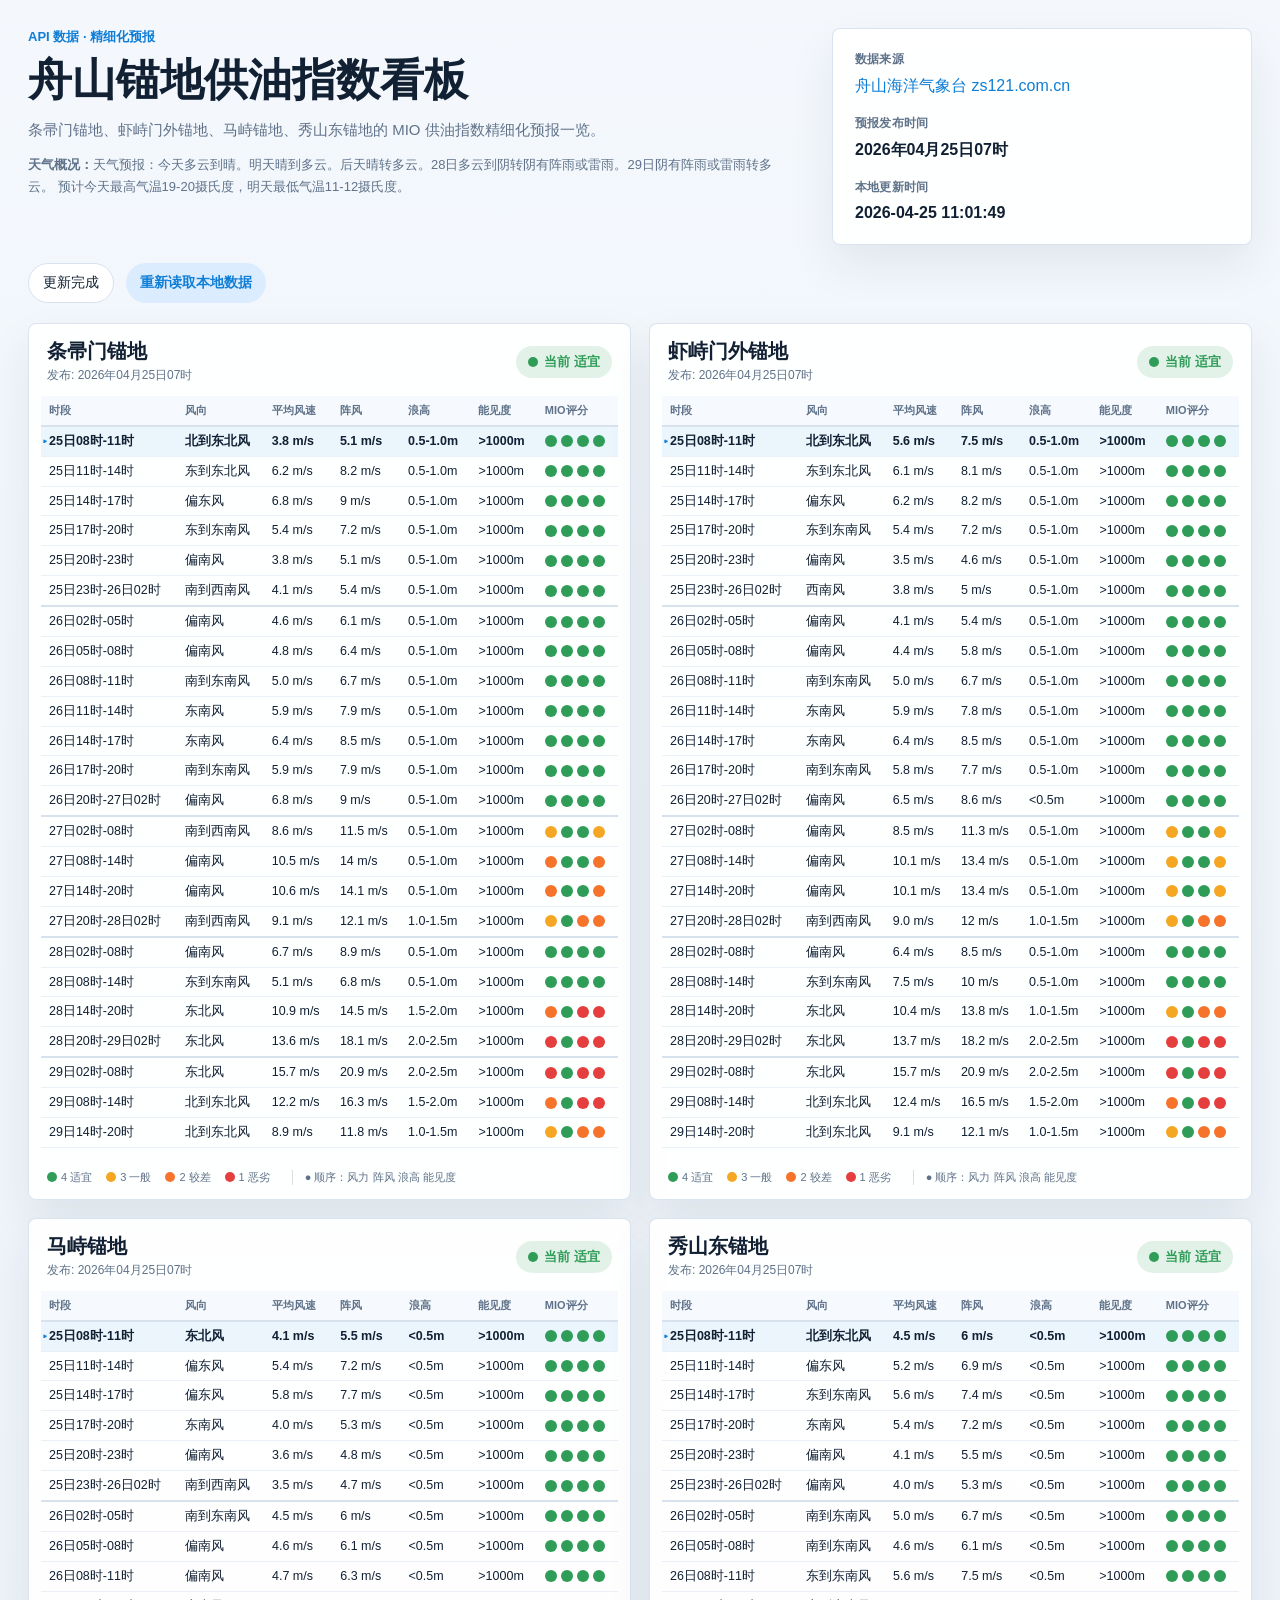
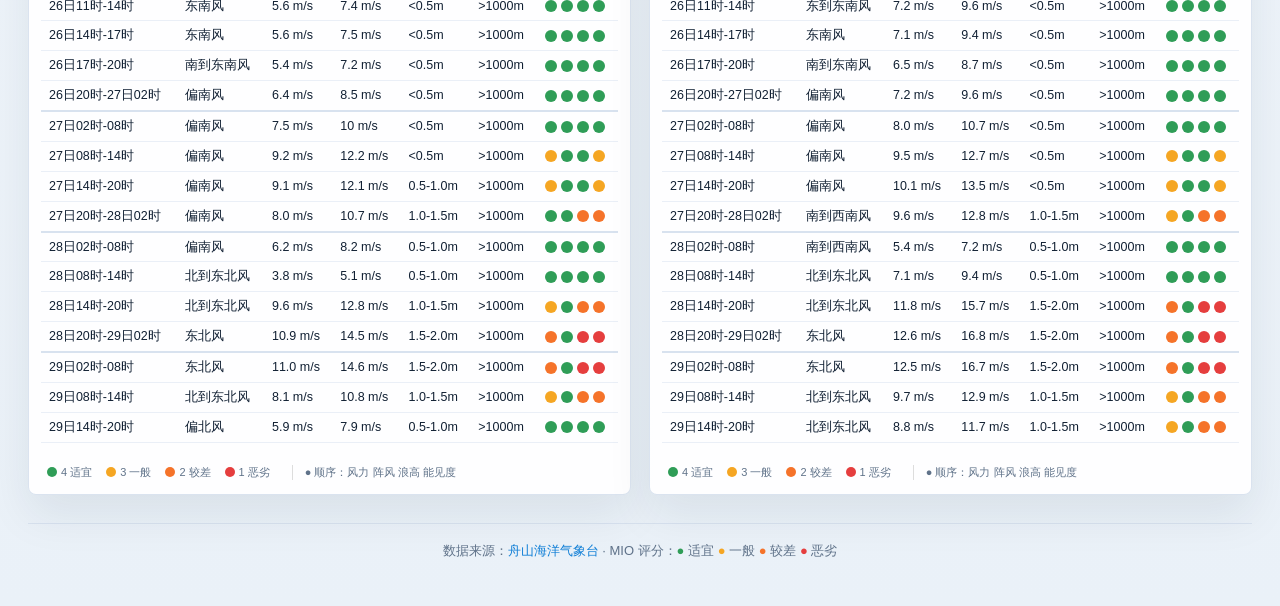
<file: index.html>
<!DOCTYPE html>
<html lang="zh-CN">
<head>
  <meta charset="UTF-8">
  <meta name="viewport" content="width=device-width, initial-scale=1.0">
  <title>舟山锚地供油指数看板</title>
  <link rel="stylesheet" href="styles.css">
</head>
<body>
  <main class="dashboard">
    <section class="hero">
      <div>
        <p class="eyebrow">API 数据 · 精细化预报</p>
        <h1>舟山锚地供油指数看板</h1>
        <p class="subtitle">
          条帚门锚地、虾峙门外锚地、马峙锚地、秀山东锚地的 MIO 供油指数精细化预报一览。
        </p>
        <div class="weather-text" id="weather-text"></div>
      </div>
      <div class="meta-card">
        <div>
          <span class="meta-label">数据来源</span>
          <a class="meta-link" href="https://www.zs121.com.cn/Portarea/Portarea" target="_blank" rel="noreferrer">
            舟山海洋气象台 zs121.com.cn
          </a>
        </div>
        <div>
          <span class="meta-label">预报发布时间</span>
          <strong id="publish-time">等待数据</strong>
        </div>
        <div>
          <span class="meta-label">本地更新时间</span>
          <strong id="last-updated">等待数据</strong>
        </div>
      </div>
    </section>

    <section class="controls" aria-label="页面状态">
      <div class="status-pill" id="status-pill">等待数据</div>
      <button class="refresh-link" type="button" id="refresh-button">重新读取本地数据</button>
    </section>

    <section class="grid" id="anchor-grid" aria-live="polite"></section>

    <footer class="footer">
      数据来源：<a href="https://www.zs121.com.cn/Portarea/Portarea" target="_blank" rel="noreferrer">舟山海洋气象台</a>
      · MIO 评分：<span style="color:var(--mio-4)">●</span> 适宜
      <span style="color:var(--mio-3)">●</span> 一般
      <span style="color:var(--mio-2)">●</span> 较差
      <span style="color:var(--mio-1)">●</span> 恶劣
    </footer>
  </main>

  <script src="data/data.js"></script>
  <script src="app.js"></script>
</body>
</html>
</file>
<file: styles.css>
:root {
  color-scheme: light;
  --bg: #eff4fb;
  --surface: #ffffff;
  --surface-strong: #f6f9fd;
  --text: #112033;
  --muted: #5f7289;
  --line: #d8e2ef;
  --accent: #0f7ed6;
  --accent-soft: #dcecff;
  --shadow: 0 20px 45px rgba(17, 32, 51, 0.08);

  --mio-4: #2f9d57;
  --mio-3: #f5a623;
  --mio-2: #f5732a;
  --mio-1: #e53e3e;
}

* {
  box-sizing: border-box;
}

html, body {
  margin: 0;
  min-height: 100%;
  font-family: -apple-system, BlinkMacSystemFont, "Segoe UI", sans-serif;
  background: linear-gradient(180deg, #f4f8fd 0%, #eaf1f8 100%);
  color: var(--text);
}

body {
  padding: 28px;
}

.dashboard {
  max-width: 1600px;
  margin: 0 auto;
}

/* === Hero === */
.hero {
  display: grid;
  grid-template-columns: minmax(0, 1.4fr) minmax(280px, 420px);
  gap: 20px;
  align-items: stretch;
  margin-bottom: 18px;
}

.eyebrow {
  margin: 0 0 10px;
  color: var(--accent);
  font-size: 13px;
  font-weight: 700;
}

h1 {
  margin: 0;
  font-size: clamp(28px, 3.5vw, 44px);
  line-height: 1.1;
}

.subtitle {
  margin: 14px 0 0;
  max-width: 760px;
  color: var(--muted);
  font-size: 15px;
  line-height: 1.6;
}

.weather-text {
  margin: 12px 0 0;
  font-size: 13px;
  line-height: 1.7;
  color: var(--muted);
  max-width: 760px;
}

.meta-card,
.anchor-card {
  background: rgba(255, 255, 255, 0.92);
  border: 1px solid rgba(216, 226, 239, 0.95);
  border-radius: 8px;
  box-shadow: var(--shadow);
}

.meta-card {
  display: grid;
  gap: 18px;
  padding: 22px;
  align-content: start;
}

.meta-label {
  display: block;
  margin-bottom: 8px;
  color: var(--muted);
  font-size: 12px;
  font-weight: 700;
  letter-spacing: 0.02em;
  text-transform: uppercase;
}

.meta-link {
  color: var(--accent);
  text-decoration: none;
  word-break: break-all;
}

/* === Controls === */
.controls {
  display: flex;
  gap: 12px;
  align-items: center;
  margin-bottom: 20px;
}

.status-pill {
  min-height: 40px;
  padding: 10px 14px;
  border: 1px solid var(--line);
  border-radius: 999px;
  background: var(--surface);
  color: var(--text);
  font-size: 14px;
  display: inline-flex;
  align-items: center;
}

.refresh-link {
  min-height: 40px;
  padding: 10px 14px;
  border: 0;
  border-radius: 999px;
  background: var(--accent-soft);
  color: var(--accent);
  font-size: 14px;
  font-weight: 700;
  cursor: pointer;
}

.refresh-link:hover {
  background: #c8dfff;
}

/* === Grid === */
.grid {
  display: grid;
  grid-template-columns: repeat(2, minmax(0, 1fr));
  gap: 18px;
}

/* === Anchor Card === */
.anchor-card {
  overflow: hidden;
}

.anchor-header {
  display: flex;
  justify-content: space-between;
  gap: 12px;
  align-items: center;
  padding: 16px 18px 12px;
}

.anchor-name {
  margin: 0;
  font-size: 20px;
  line-height: 1.15;
}

.anchor-publish-time {
  margin: 4px 0 0;
  color: var(--muted);
  font-size: 12px;
}

.overall-badge {
  display: inline-flex;
  align-items: center;
  gap: 6px;
  min-height: 32px;
  padding: 0 12px;
  border-radius: 999px;
  font-size: 13px;
  font-weight: 700;
  white-space: nowrap;
}

.overall-badge .dot {
  width: 10px;
  height: 10px;
  border-radius: 50%;
}

/* === Forecast Table === */
.forecast-table-wrap {
  margin: 0 12px 14px;
  overflow-x: auto;
}

.forecast-table {
  width: 100%;
  border-collapse: collapse;
  font-size: 12.5px;
  line-height: 1.35;
}

.forecast-table th {
  position: sticky;
  top: 0;
  background: var(--surface-strong);
  padding: 7px 8px;
  font-size: 11px;
  font-weight: 700;
  color: var(--muted);
  text-align: left;
  border-bottom: 2px solid var(--line);
  white-space: nowrap;
}

.forecast-table td {
  padding: 6px 8px;
  border-bottom: 1px solid rgba(216, 226, 239, 0.5);
  white-space: nowrap;
}

.forecast-table tbody tr:hover {
  background: rgba(15, 126, 214, 0.04);
}

/* Current time-slot highlight */
.forecast-table tbody tr.current-slot {
  background: rgba(15, 126, 214, 0.08);
  font-weight: 600;
}

.forecast-table tbody tr.current-slot td:first-child {
  position: relative;
}

.forecast-table tbody tr.current-slot td:first-child::before {
  content: "▸";
  position: absolute;
  left: 1px;
  top: 50%;
  transform: translateY(-50%);
  color: var(--accent);
  font-size: 11px;
}

/* Day separator */
.forecast-table tbody tr.day-sep td {
  border-top: 2px solid var(--line);
}

/* MIO dots */
.mio-cell {
  display: flex;
  gap: 4px;
  align-items: center;
}

.mio-dot {
  width: 12px;
  height: 12px;
  border-radius: 50%;
  display: inline-block;
  flex-shrink: 0;
}

.mio-dot[title]::after {
  content: "";
}

.mio-4 { background-color: var(--mio-4); }
.mio-3 { background-color: var(--mio-3); }
.mio-2 { background-color: var(--mio-2); }
.mio-1 { background-color: var(--mio-1); }

/* MIO legend */
.mio-legend {
  display: flex;
  gap: 14px;
  padding: 8px 18px 14px;
  font-size: 11px;
  color: var(--muted);
  flex-wrap: wrap;
}

.mio-legend-item {
  display: flex;
  align-items: center;
  gap: 4px;
}

.mio-legend-dot {
  width: 10px;
  height: 10px;
  border-radius: 50%;
  display: inline-block;
}

/* === Footer === */
.footer {
  margin-top: 28px;
  padding: 18px 0;
  border-top: 1px solid var(--line);
  text-align: center;
  color: var(--muted);
  font-size: 13px;
}

.footer a {
  color: var(--accent);
  text-decoration: none;
}

/* === Responsive === */
@media (max-width: 1080px) {
  .hero,
  .grid {
    grid-template-columns: 1fr;
  }
}

@media (max-width: 720px) {
  body {
    padding: 14px;
  }

  .controls {
    flex-wrap: wrap;
  }

  .anchor-name {
    font-size: 18px;
  }

  .forecast-table {
    font-size: 11.5px;
  }

  .forecast-table th,
  .forecast-table td {
    padding: 5px 6px;
  }
}
</file>
